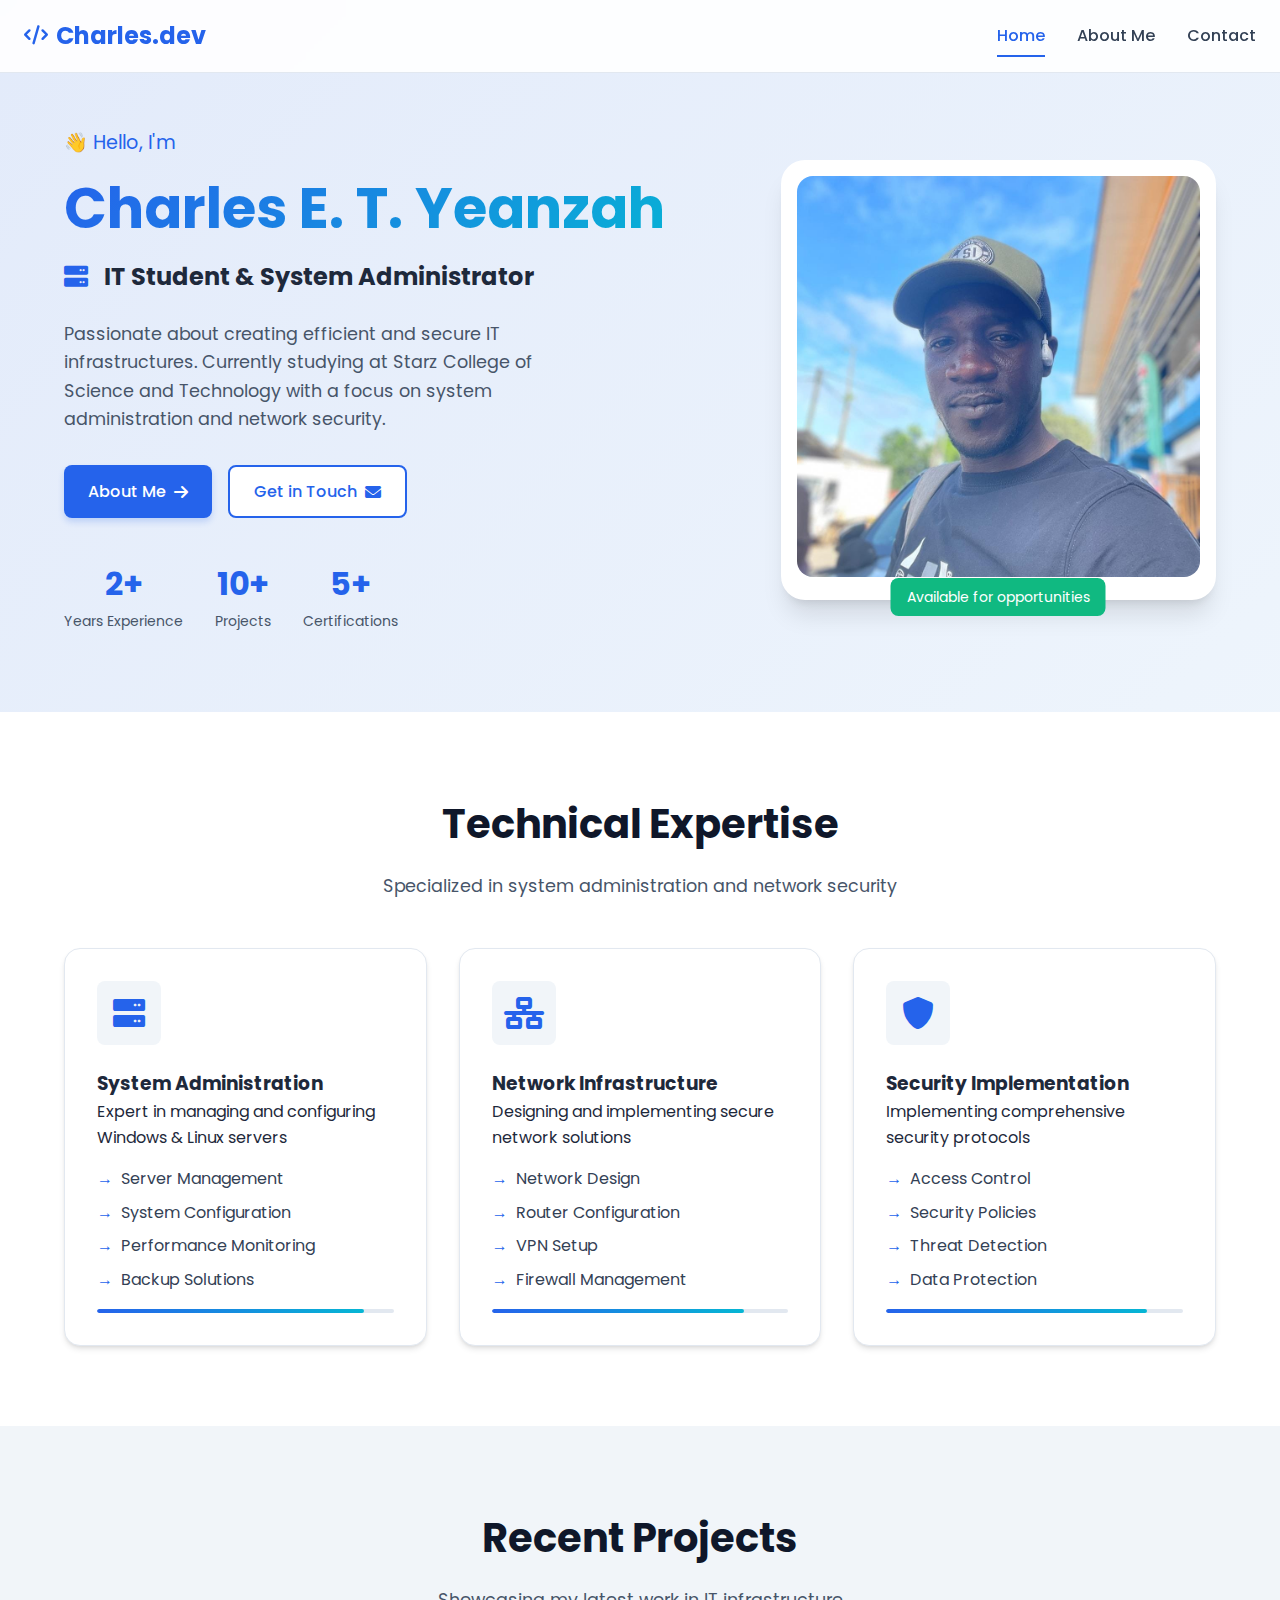
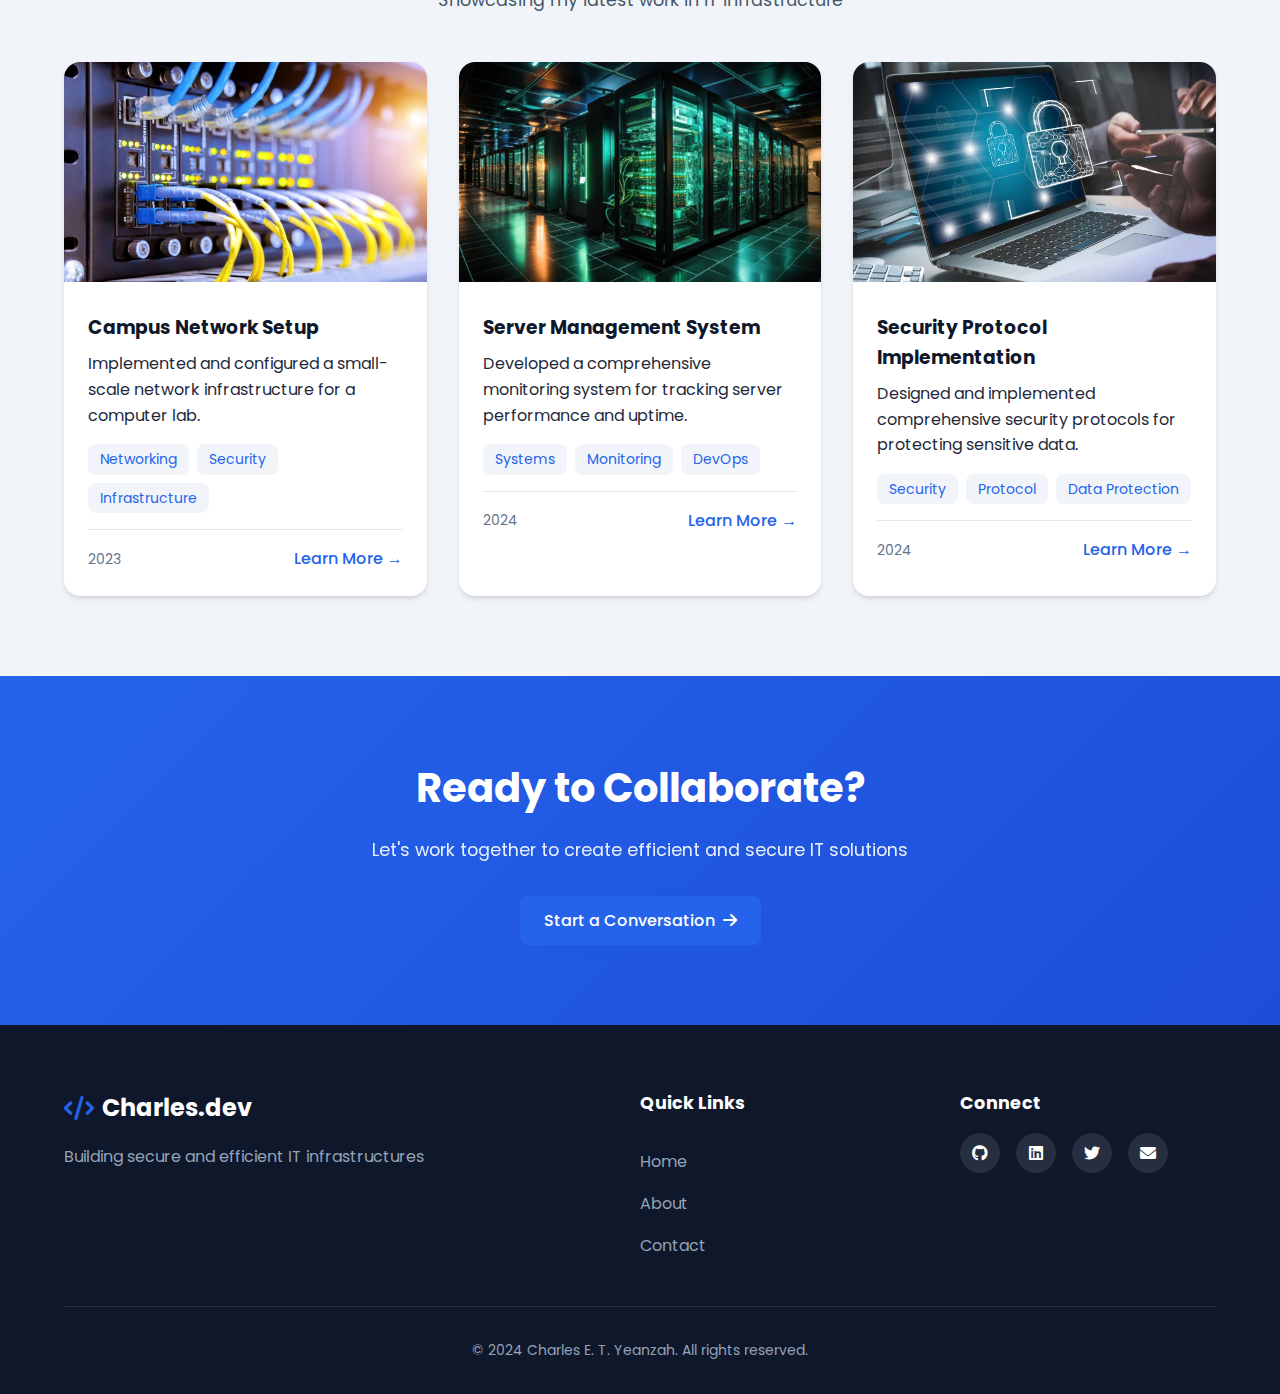
<file: index.html>
<!DOCTYPE html>
<html lang="en">
<head>
    <meta charset="UTF-8">
    <meta name="viewport" content="width=device-width, initial-scale=1.0">
    <title>Charles E. T. Yeanzah - IT Portfolio</title>
    <link rel="stylesheet" href="styles/styles.css">
    <link href="https://cdnjs.cloudflare.com/ajax/libs/font-awesome/6.0.0/css/all.min.css" rel="stylesheet">
</head>
<body>
    <!-- Navigation -->
    <nav class="navbar">
        <div class="nav-content">
            <div class="logo">
                <span class="logo-icon"><i class="fas fa-code"></i></span>
                Charles.dev
            </div>
            <div class="nav-links">
                <a href="index.html" class="active">Home</a>
                <a href="about.html">About Me</a>
                <a href="contact.html">Contact</a>
            </div>
            <div class="mobile-menu">
                <i class="fas fa-bars"></i>
            </div>
        </div>
    </nav>

    <!-- Hero Section -->
    <section class="hero">
        <div class="hero-background">
            <div class="hero-shapes">
                <div class="shape shape-1"></div>
                <div class="shape shape-2"></div>
                <div class="shape shape-3"></div>
            </div>
        </div>
        <div class="container">
            <div class="hero-content">
                <div class="hero-text">
                    <div class="hero-greeting">👋 Hello, I'm</div>
                    <h1>Charles E. T. Yeanzah</h1>
                    <div class="hero-title">
                        <span class="title-icon"><i class="fas fa-server"></i></span>
                        <h2>IT Student & System Administrator</h2>
                    </div>
                    <p class="hero-description">Passionate about creating efficient and secure IT infrastructures. Currently studying at Starz College of Science and Technology with a focus on system administration and network security.</p>
                    <div class="hero-buttons">
                        <a href="about.html" class="btn btn-primary">
                            <span>About Me</span>
                            <i class="fas fa-arrow-right"></i>
                        </a>
                        <a href="contact.html" class="btn btn-secondary">
                            <span>Get in Touch</span>
                            <i class="fas fa-envelope"></i>
                        </a>
                    </div>
                    <div class="hero-stats">
                        <div class="stat-item">
                            <span class="stat-number">2+</span>
                            <span class="stat-label">Years Experience</span>
                        </div>
                        <div class="stat-item">
                            <span class="stat-number">10+</span>
                            <span class="stat-label">Projects</span>
                        </div>
                        <div class="stat-item">
                            <span class="stat-number">5+</span>
                            <span class="stat-label">Certifications</span>
                        </div>
                    </div>
                </div>
                <div class="profile-container">
                    <div class="profile-card">
                        <img src="images/charles_image.jpg" alt="Charles Yeanzah" class="profile-img" onclick="showProfileModal()">
                        <div class="profile-badge">
                            <span>Available for opportunities</span>
                        </div>
                    </div>
                </div>
            </div>
        </div>
    </section>

    <!-- Skills Overview -->
    <section class="skills-overview">
        <div class="container">
            <div class="section-header">
                <h2 class="section-title">Technical Expertise</h2>
                <p class="section-subtitle">Specialized in system administration and network security</p>
            </div>
            <div class="skills-grid">
                <div class="skill-card">
                    <div class="skill-icon">
                        <i class="fas fa-server"></i>
                    </div>
                    <h3>System Administration</h3>
                    <p>Expert in managing and configuring Windows & Linux servers</p>
                    <ul class="skill-list">
                        <li>Server Management</li>
                        <li>System Configuration</li>
                        <li>Performance Monitoring</li>
                        <li>Backup Solutions</li>
                    </ul>
                    <div class="skill-progress">
                        <div class="progress-bar" style="width: 90%"></div>
                    </div>
                </div>

                <div class="skill-card">
                    <div class="skill-icon">
                        <i class="fas fa-network-wired"></i>
                    </div>
                    <h3>Network Infrastructure</h3>
                    <p>Designing and implementing secure network solutions</p>
                    <ul class="skill-list">
                        <li>Network Design</li>
                        <li>Router Configuration</li>
                        <li>VPN Setup</li>
                        <li>Firewall Management</li>
                    </ul>
                    <div class="skill-progress">
                        <div class="progress-bar" style="width: 85%"></div>
                    </div>
                </div>

                <div class="skill-card">
                    <div class="skill-icon">
                        <i class="fas fa-shield-alt"></i>
                    </div>
                    <h3>Security Implementation</h3>
                    <p>Implementing comprehensive security protocols</p>
                    <ul class="skill-list">
                        <li>Access Control</li>
                        <li>Security Policies</li>
                        <li>Threat Detection</li>
                        <li>Data Protection</li>
                    </ul>
                    <div class="skill-progress">
                        <div class="progress-bar" style="width: 88%"></div>
                    </div>
                </div>
            </div>
        </div>
    </section>

    <!-- Featured Projects -->
    <section class="featured-projects">
        <div class="container">
            <div class="section-header">
                <h2 class="section-title">Recent Projects</h2>
                <p class="section-subtitle">Showcasing my latest work in IT infrastructure</p>
            </div>
            <div class="projects-grid">
                <div class="project-card">
                    <div class="project-image">
                        <img src="images/network-setup.jpg" alt="Network Setup">
                        <div class="project-overlay">
                            <div class="project-links">
                                <a href="#" class="project-link"><i class="fas fa-external-link-alt"></i></a>
                                <a href="#" class="project-link"><i class="fas fa-info-circle"></i></a>
                            </div>
                        </div>
                    </div>
                    <div class="project-content">
                        <h3>Campus Network Setup</h3>
                        <p>Implemented and configured a small-scale network infrastructure for a computer lab.</p>
                        <div class="project-tags">
                            <span>Networking</span>
                            <span>Security</span>
                            <span>Infrastructure</span>
                        </div>
                        <div class="project-footer">
                            <span class="project-date">2023</span>
                            <a href="#" class="project-details">Learn More →</a>
                        </div>
                    </div>
                </div>

                <div class="project-card">
                    <div class="project-image">
                        <img src="images/server-management.jpg" alt="Server Management">
                        <div class="project-overlay">
                            <div class="project-links">
                                <a href="#" class="project-link"><i class="fas fa-external-link-alt"></i></a>
                                <a href="#" class="project-link"><i class="fas fa-info-circle"></i></a>
                            </div>
                        </div>
                    </div>
                    <div class="project-content">
                        <h3>Server Management System</h3>
                        <p>Developed a comprehensive monitoring system for tracking server performance and uptime.</p>
                        <div class="project-tags">
                            <span>Systems</span>
                            <span>Monitoring</span>
                            <span>DevOps</span>
                        </div>
                        <div class="project-footer">
                            <span class="project-date">2024</span>
                            <a href="#" class="project-details">Learn More →</a>
                        </div>
                    </div>
                </div>

                <div class="project-card">
                    <div class="project-image">
                        <img src="images/security_implementation.jpg" alt="Security Implementation">
                        <div class="project-overlay">
                            <div class="project-links">
                                <a href="#" class="project-link"><i class="fas fa-external-link-alt"></i></a>
                                <a href="#" class="project-link"><i class="fas fa-info-circle"></i></a>
                            </div>
                        </div>
                    </div>
                    <div class="project-content">
                        <h3>Security Protocol Implementation</h3>
                        <p>Designed and implemented comprehensive security protocols for protecting sensitive data.</p>
                        <div class="project-tags">
                            <span>Security</span>
                            <span>Protocol</span>
                            <span>Data Protection</span>
                        </div>
                        <div class="project-footer">
                            <span class="project-date">2024</span>
                            <a href="#" class="project-details">Learn More →</a>
                        </div>
                    </div>
                </div>
            </div>
        </div>
    </section>

    <!-- Call to Action -->
    <section class="cta-section">
        <div class="container">
            <div class="cta-content">
                <div class="cta-text">
                    <h2>Ready to Collaborate?</h2>
                    <p>Let's work together to create efficient and secure IT solutions</p>
                </div>
                <a href="contact.html" class="btn btn-primary">
                    <span>Start a Conversation</span>
                    <i class="fas fa-arrow-right"></i>
                </a>
            </div>
        </div>
    </section>

    <!-- Profile Modal -->
    <div id="profileModal" class="modal">
        <div class="modal-content">
            <button class="close-modal" onclick="closeModal('profileModal')">
                <i class="fas fa-times"></i>
            </button>
            <img src="images/charles_image.jpg" alt="Charles Yeanzah" class="modal-profile-img">
            <h2>Charles E. T. Yeanzah</h2>
            <h3>IT Student & System Administrator</h3>
            <p>Based in Liberia</p>
            <p>Currently pursuing my degree in Information Technology with a focus on System Administration at Starz College of Science and Technology. Passionate about creating efficient and secure IT solutions that make a difference.</p>
            <div class="social-links">
                <a href="#" title="GitHub"><i class="fab fa-github"></i></a>
                <a href="#" title="LinkedIn"><i class="fab fa-linkedin"></i></a>
                <a href="#" title="Twitter"><i class="fab fa-twitter"></i></a>
            </div>
        </div>
    </div>

    <!-- Footer -->
    <footer>
        <div class="container">
            <div class="footer-content">
                <div class="footer-branding">
                    <div class="footer-logo">
                        <i class="fas fa-code"></i>
                        <span>Charles.dev</span>
                    </div>
                    <p>Building secure and efficient IT infrastructures</p>
                </div>
                <div class="footer-links">
                    <h3>Quick Links</h3>
                    <a href="index.html">Home</a>
                    <a href="about.html">About</a>
                    <a href="contact.html">Contact</a>
                </div>
                <div class="footer-social">
                    <h3>Connect</h3>
                    <div class="social-links">
                        <a target="_blank" href="https://github.com/Cety-21093" title="GitHub"><i class="fab fa-github"></i></a>
                        <a href="#" title="LinkedIn"><i class="fab fa-linkedin"></i></a>
                        <a href="#" title="Twitter"><i class="fab fa-twitter"></i></a>
                        <a href="#" title="Email"><i class="fas fa-envelope"></i></a>
                    </div>
                </div>
            </div>
            <div class="footer-bottom">
                <p>&copy; 2024 Charles E. T. Yeanzah. All rights reserved.</p>
            </div>
        </div>
    </footer>

    <script src="js/script.js"></script>
</body>
</html>
</file>
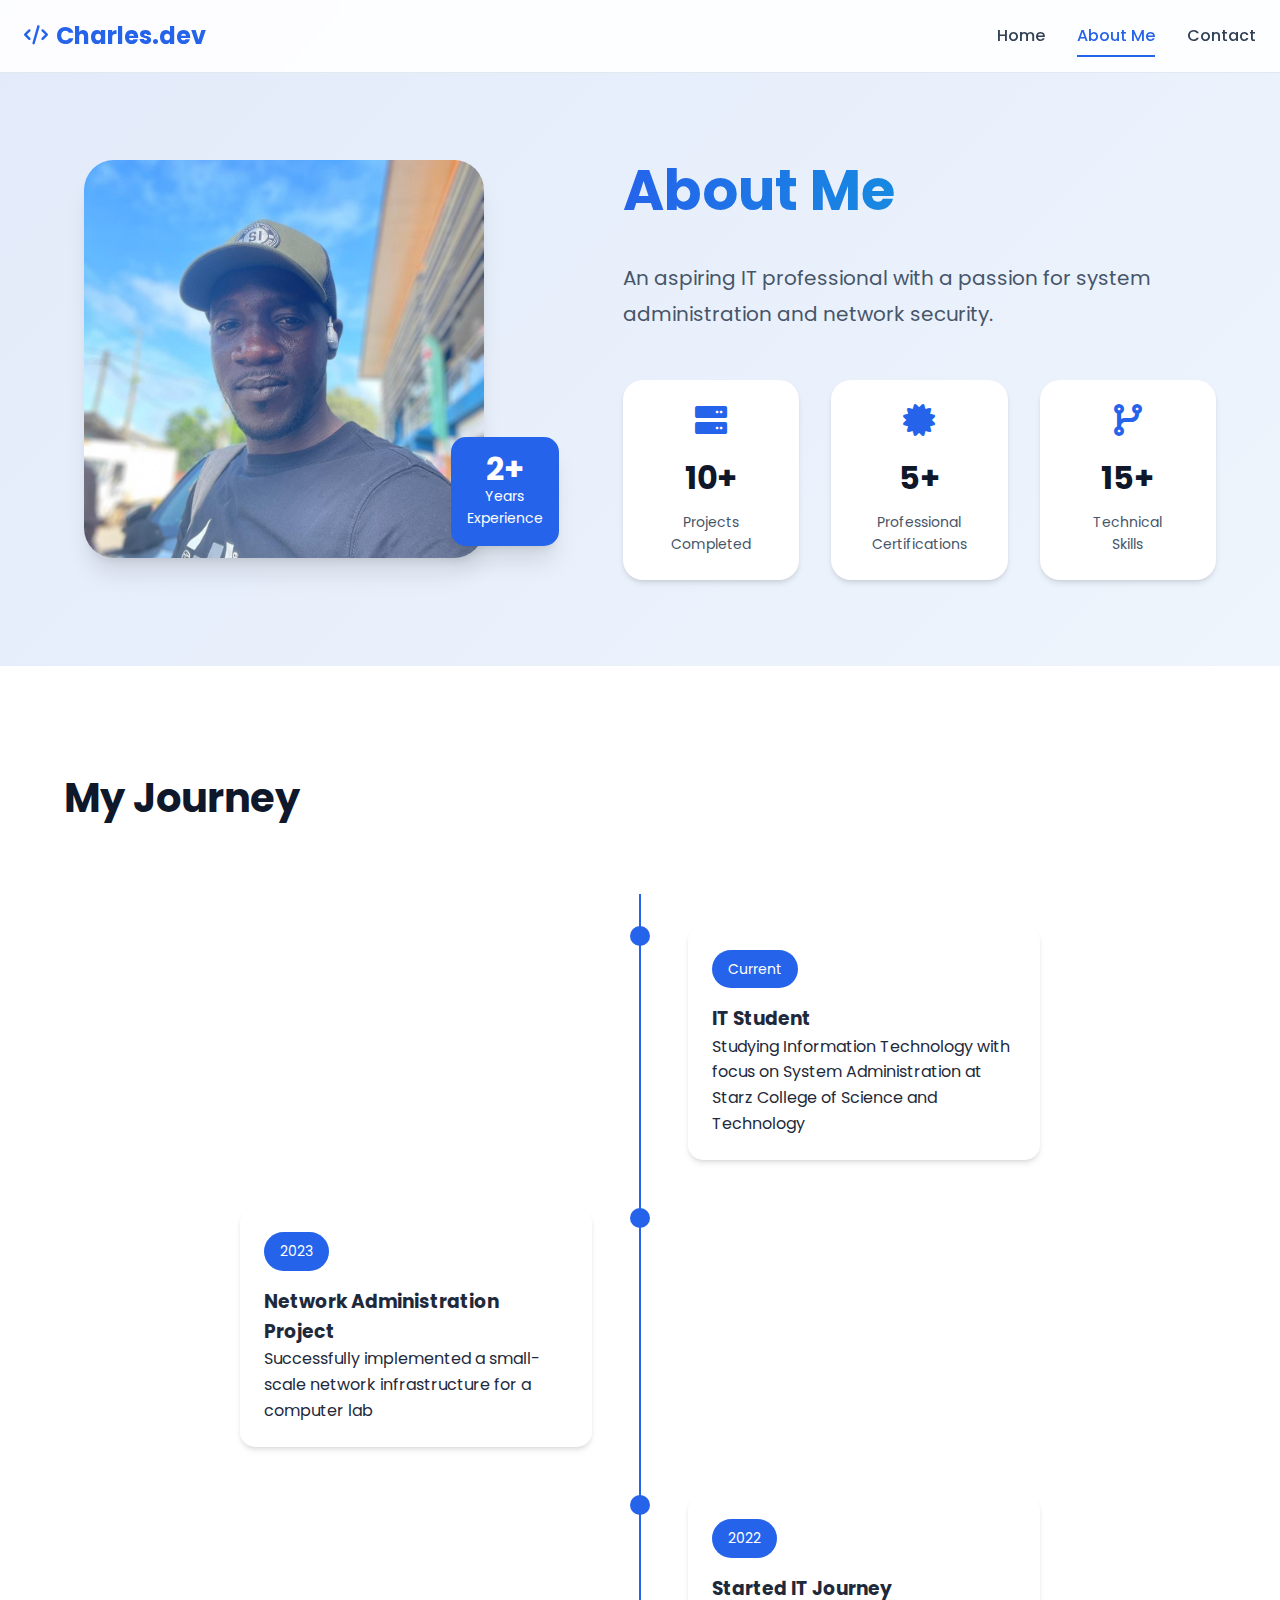
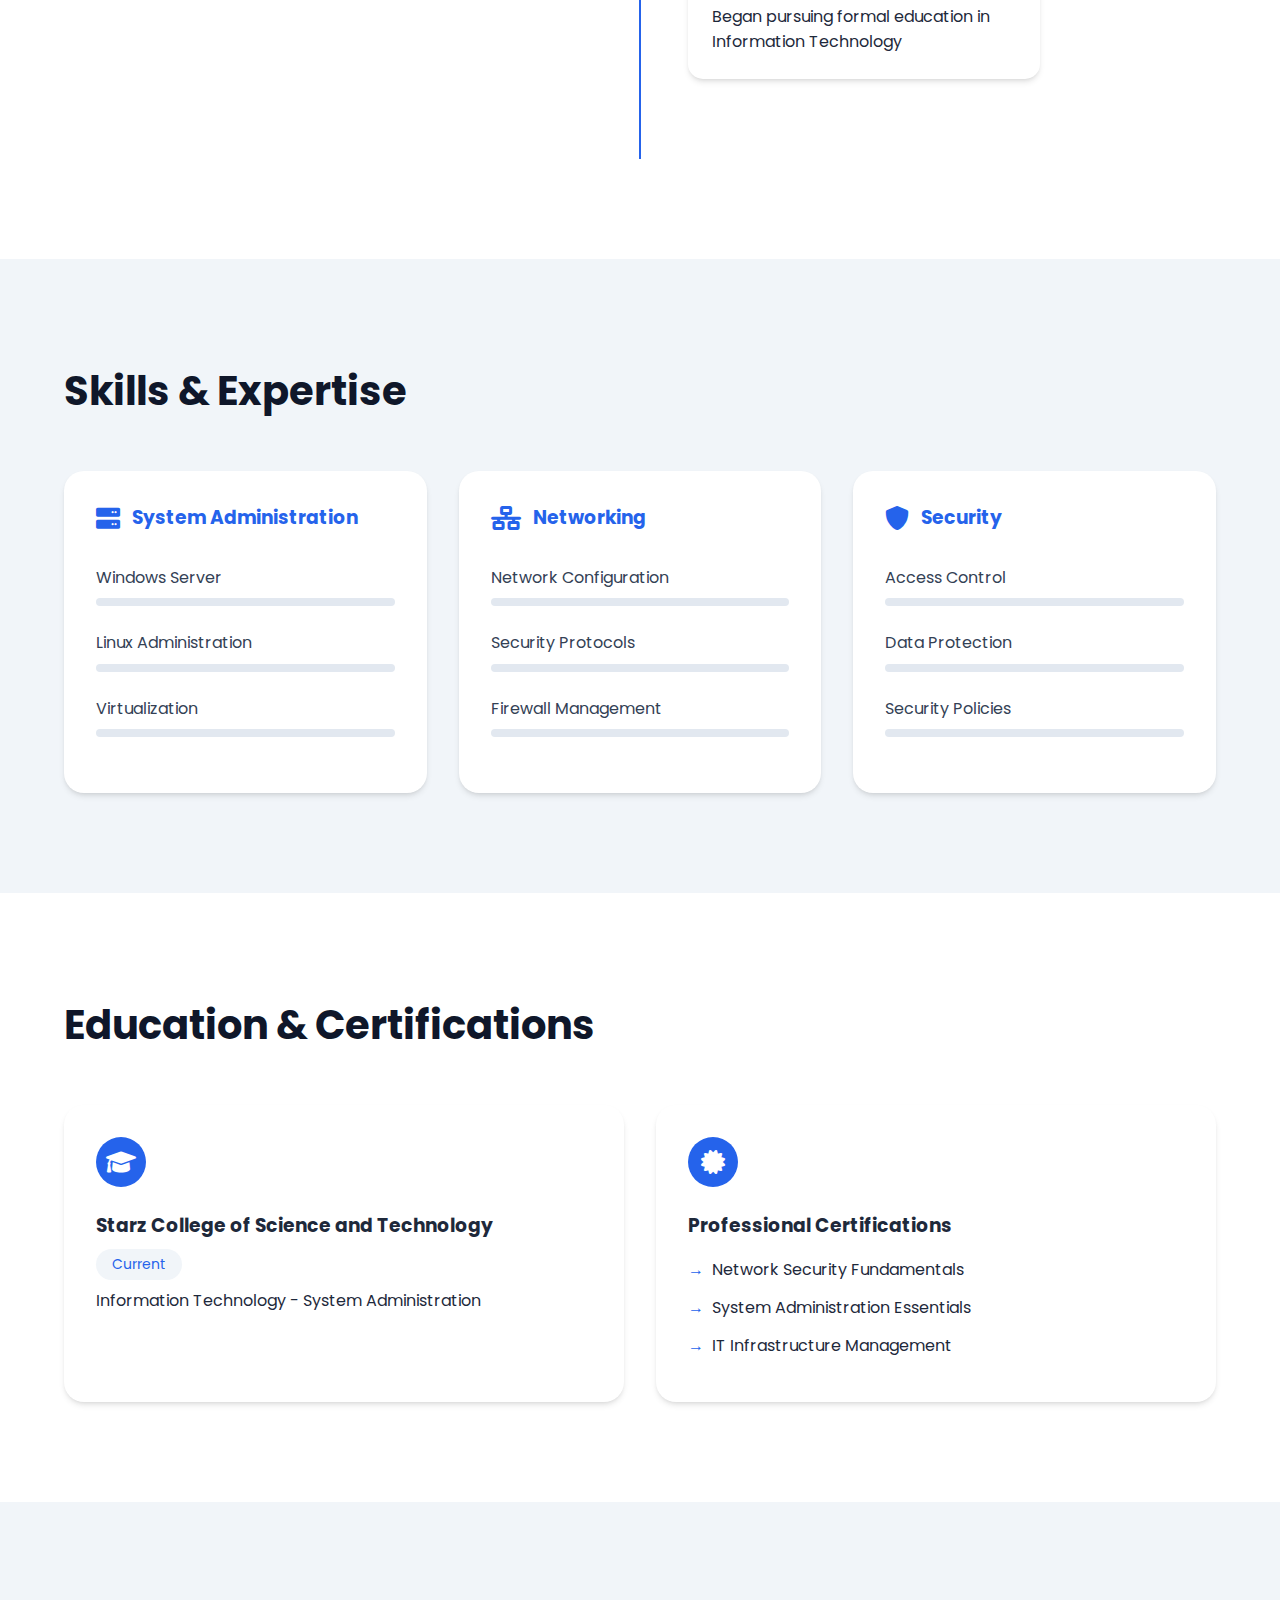
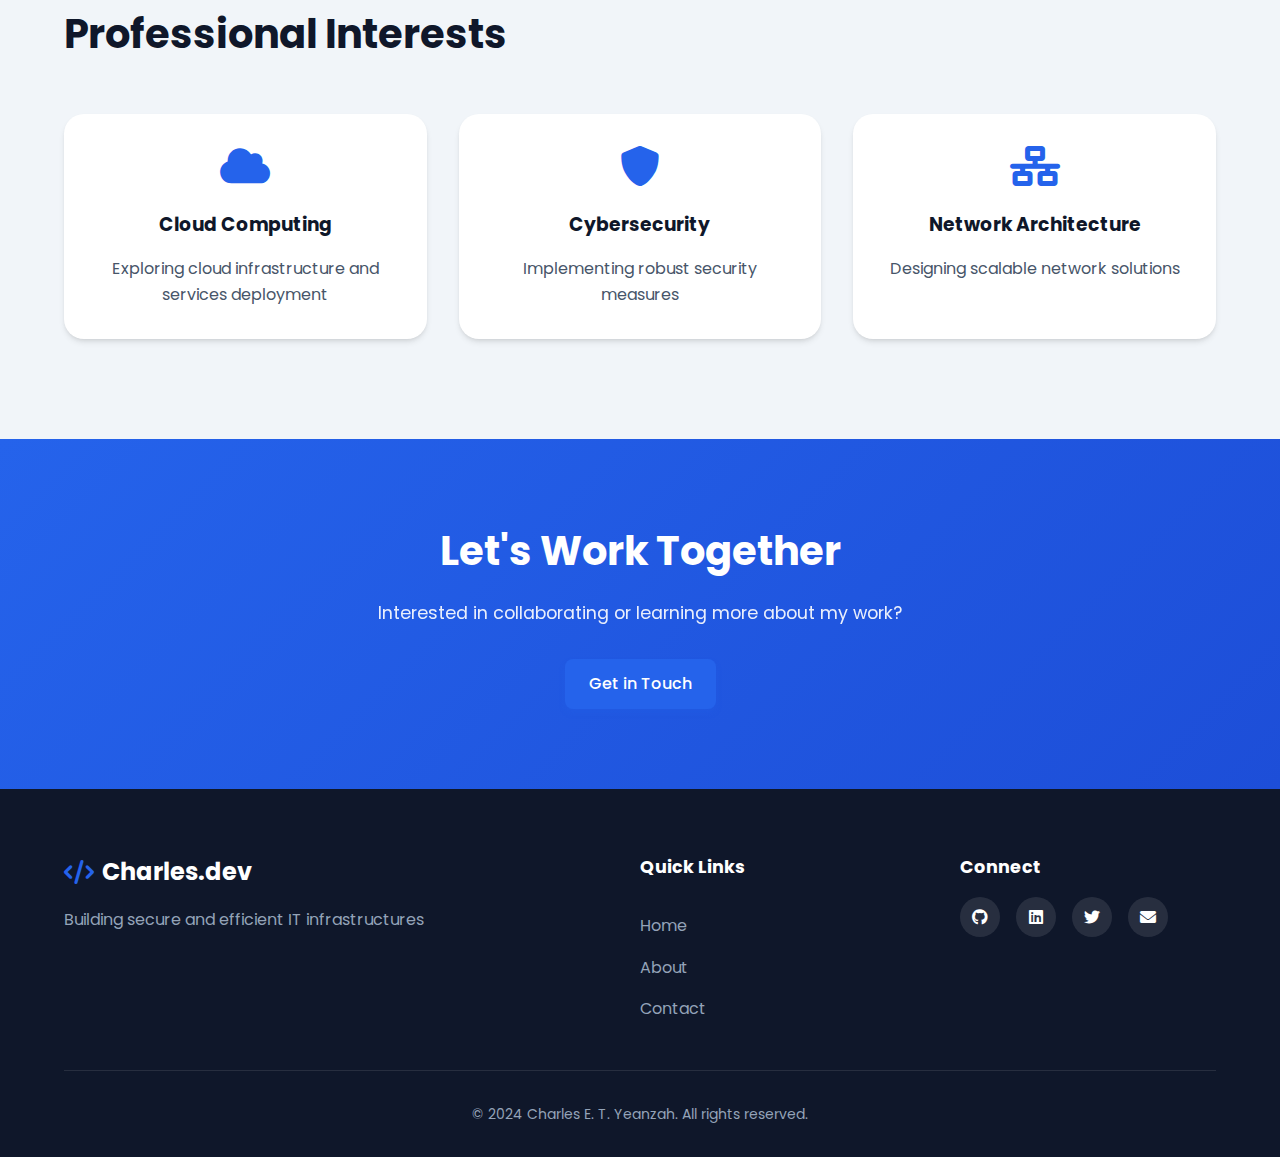
<file: about.html>
<!DOCTYPE html>
<html lang="en">
<head>
    <meta charset="UTF-8">
    <meta name="viewport" content="width=device-width, initial-scale=1.0">
    <title>About Me - Charles E. T. Yeanzah</title>
    <link rel="stylesheet" href="styles/styles.css">
    <link rel="stylesheet" href="styles/about.css">
    <link href="https://cdnjs.cloudflare.com/ajax/libs/font-awesome/6.0.0/css/all.min.css" rel="stylesheet">
</head>
<body>
    <!-- Navigation -->
    <nav class="navbar">
        <div class="nav-content">
            <div class="logo">
                <span class="logo-icon"><i class="fas fa-code"></i></span>
                Charles.dev
            </div>
            <div class="nav-links">
                <a href="index.html">Home</a>
                <a href="about.html" class="active">About Me</a>
                <a href="contact.html">Contact</a>
            </div>
            <div class="mobile-menu">
                <i class="fas fa-bars"></i>
            </div>
        </div>
    </nav>

    <!-- About Hero Section -->
    <section class="about-hero">
        <div class="about-hero-bg">
            <div class="hero-shapes">
                <div class="shape shape-1"></div>
                <div class="shape shape-2"></div>
            </div>
        </div>
        <div class="container">
            <div class="about-hero-content">
                <div class="about-image-container">
                    <img src="images/charles_image.jpg" alt="Charles Yeanzah" class="about-image">
                    <div class="experience-badge">
                        <span class="years">2+</span>
                        <span class="text">Years<br>Experience</span>
                    </div>
                </div>
                <div class="about-hero-text">
                    <h1>About Me</h1>
                    <p class="lead">An aspiring IT professional with a passion for system administration and network security.</p>
                    <div class="about-stats">
                        <div class="stat-item">
                            <i class="fas fa-server"></i>
                            <h3>10+</h3>
                            <p>Projects<br>Completed</p>
                        </div>
                        <div class="stat-item">
                            <i class="fas fa-certificate"></i>
                            <h3>5+</h3>
                            <p>Professional<br>Certifications</p>
                        </div>
                        <div class="stat-item">
                            <i class="fas fa-code-branch"></i>
                            <h3>15+</h3>
                            <p>Technical<br>Skills</p>
                        </div>
                    </div>
                </div>
            </div>
        </div>
    </section>

    <!-- Journey Section -->
    <section class="journey-section">
        <div class="container">
            <h2 class="section-title">My Journey</h2>
            <div class="timeline">
                <div class="timeline-item">
                    <div class="timeline-dot"></div>
                    <div class="timeline-content">
                        <div class="timeline-date">Current</div>
                        <h3>IT Student</h3>
                        <p>Studying Information Technology with focus on System Administration at Starz College of Science and Technology</p>
                    </div>
                </div>
                <div class="timeline-item">
                    <div class="timeline-dot"></div>
                    <div class="timeline-content">
                        <div class="timeline-date">2023</div>
                        <h3>Network Administration Project</h3>
                        <p>Successfully implemented a small-scale network infrastructure for a computer lab</p>
                    </div>
                </div>
                <div class="timeline-item">
                    <div class="timeline-dot"></div>
                    <div class="timeline-content">
                        <div class="timeline-date">2022</div>
                        <h3>Started IT Journey</h3>
                        <p>Began pursuing formal education in Information Technology</p>
                    </div>
                </div>
            </div>
        </div>
    </section>

    <!-- Skills & Expertise -->
    <section class="expertise-section">
        <div class="container">
            <h2 class="section-title">Skills & Expertise</h2>
            <div class="expertise-grid">
                <div class="expertise-category">
                    <h3><i class="fas fa-server"></i> System Administration</h3>
                    <div class="skills-list">
                        <div class="skill-item">
                            <span class="skill-name">Windows Server</span>
                            <div class="skill-bar">
                                <div class="skill-progress" style="width: 90%"></div>
                            </div>
                        </div>
                        <div class="skill-item">
                            <span class="skill-name">Linux Administration</span>
                            <div class="skill-bar">
                                <div class="skill-progress" style="width: 85%"></div>
                            </div>
                        </div>
                        <div class="skill-item">
                            <span class="skill-name">Virtualization</span>
                            <div class="skill-bar">
                                <div class="skill-progress" style="width: 80%"></div>
                            </div>
                        </div>
                    </div>
                </div>

                <div class="expertise-category">
                    <h3><i class="fas fa-network-wired"></i> Networking</h3>
                    <div class="skills-list">
                        <div class="skill-item">
                            <span class="skill-name">Network Configuration</span>
                            <div class="skill-bar">
                                <div class="skill-progress" style="width: 88%"></div>
                            </div>
                        </div>
                        <div class="skill-item">
                            <span class="skill-name">Security Protocols</span>
                            <div class="skill-bar">
                                <div class="skill-progress" style="width: 85%"></div>
                            </div>
                        </div>
                        <div class="skill-item">
                            <span class="skill-name">Firewall Management</span>
                            <div class="skill-bar">
                                <div class="skill-progress" style="width: 82%"></div>
                            </div>
                        </div>
                    </div>
                </div>

                <div class="expertise-category">
                    <h3><i class="fas fa-shield-alt"></i> Security</h3>
                    <div class="skills-list">
                        <div class="skill-item">
                            <span class="skill-name">Access Control</span>
                            <div class="skill-bar">
                                <div class="skill-progress" style="width: 87%"></div>
                            </div>
                        </div>
                        <div class="skill-item">
                            <span class="skill-name">Data Protection</span>
                            <div class="skill-bar">
                                <div class="skill-progress" style="width: 85%"></div>
                            </div>
                        </div>
                        <div class="skill-item">
                            <span class="skill-name">Security Policies</span>
                            <div class="skill-bar">
                                <div class="skill-progress" style="width: 83%"></div>
                            </div>
                        </div>
                    </div>
                </div>
            </div>
        </div>
    </section>

    <!-- Education & Certifications -->
    <section class="education-section">
        <div class="container">
            <h2 class="section-title">Education & Certifications</h2>
            <div class="education-grid">
                <div class="education-card">
                    <div class="card-icon">
                        <i class="fas fa-graduation-cap"></i>
                    </div>
                    <h3>Starz College of Science and Technology</h3>
                    <p class="education-period">Current</p>
                    <p>Information Technology - System Administration</p>
                </div>
                
                <div class="education-card">
                    <div class="card-icon">
                        <i class="fas fa-certificate"></i>
                    </div>
                    <h3>Professional Certifications</h3>
                    <ul class="certification-list">
                        <li>Network Security Fundamentals</li>
                        <li>System Administration Essentials</li>
                        <li>IT Infrastructure Management</li>
                    </ul>
                </div>
            </div>
        </div>
    </section>

    <!-- Interests Section -->
    <section class="interests-section">
        <div class="container">
            <h2 class="section-title">Professional Interests</h2>
            <div class="interests-grid">
                <div class="interest-card">
                    <i class="fas fa-cloud"></i>
                    <h3>Cloud Computing</h3>
                    <p>Exploring cloud infrastructure and services deployment</p>
                </div>
                <div class="interest-card">
                    <i class="fas fa-shield-alt"></i>
                    <h3>Cybersecurity</h3>
                    <p>Implementing robust security measures</p>
                </div>
                <div class="interest-card">
                    <i class="fas fa-network-wired"></i>
                    <h3>Network Architecture</h3>
                    <p>Designing scalable network solutions</p>
                </div>
            </div>
        </div>
    </section>

    <!-- Call to Action -->
    <section class="about-cta">
        <div class="container">
            <div class="cta-content">
                <h2>Let's Work Together</h2>
                <p>Interested in collaborating or learning more about my work?</p>
                <a href="contact.html" class="btn btn-primary">Get in Touch</a>
            </div>
        </div>
    </section>

    <!-- Footer -->
    <footer>
        <div class="container">
            <div class="footer-content">
                <div class="footer-branding">
                    <div class="footer-logo">
                        <i class="fas fa-code"></i>
                        <span>Charles.dev</span>
                    </div>
                    <p>Building secure and efficient IT infrastructures</p>
                </div>
                <div class="footer-links">
                    <h3>Quick Links</h3>
                    <a href="index.html">Home</a>
                    <a href="about.html">About</a>
                    <a href="contact.html">Contact</a>
                </div>
                <div class="footer-social">
                    <h3>Connect</h3>
                    <div class="social-links">
                        <a target="_blank" href="https://github.com/Cety-21093" title="GitHub"><i class="fab fa-github"></i></a>
                        <a href="#" title="LinkedIn"><i class="fab fa-linkedin"></i></a>
                        <a href="#" title="Twitter"><i class="fab fa-twitter"></i></a>
                        <a href="#" title="Email"><i class="fas fa-envelope"></i></a>
                    </div>
                </div>
            </div>
            <div class="footer-bottom">
                <p>&copy; 2024 Charles E. T. Yeanzah. All rights reserved.</p>
            </div>
        </div>
    </footer>

    <script src="js/script.js"></script>
</body>
</html>
</file>
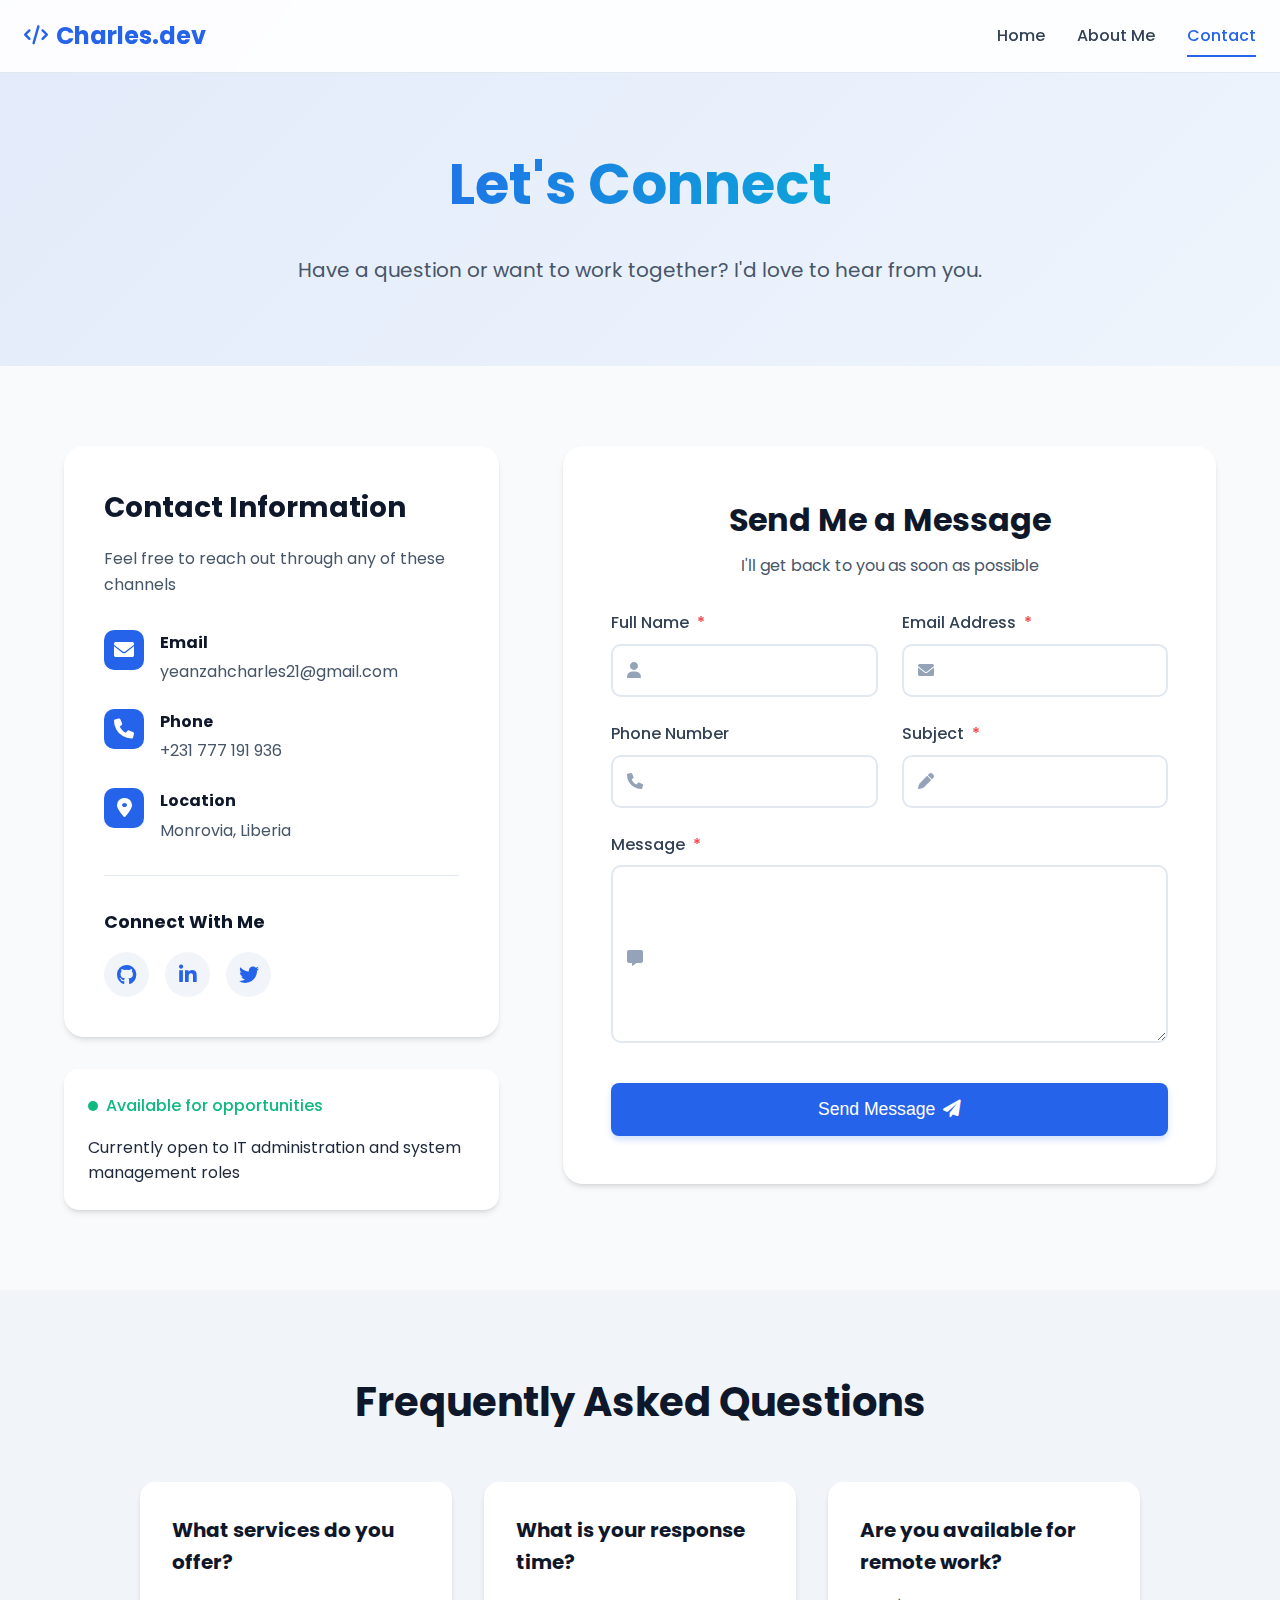
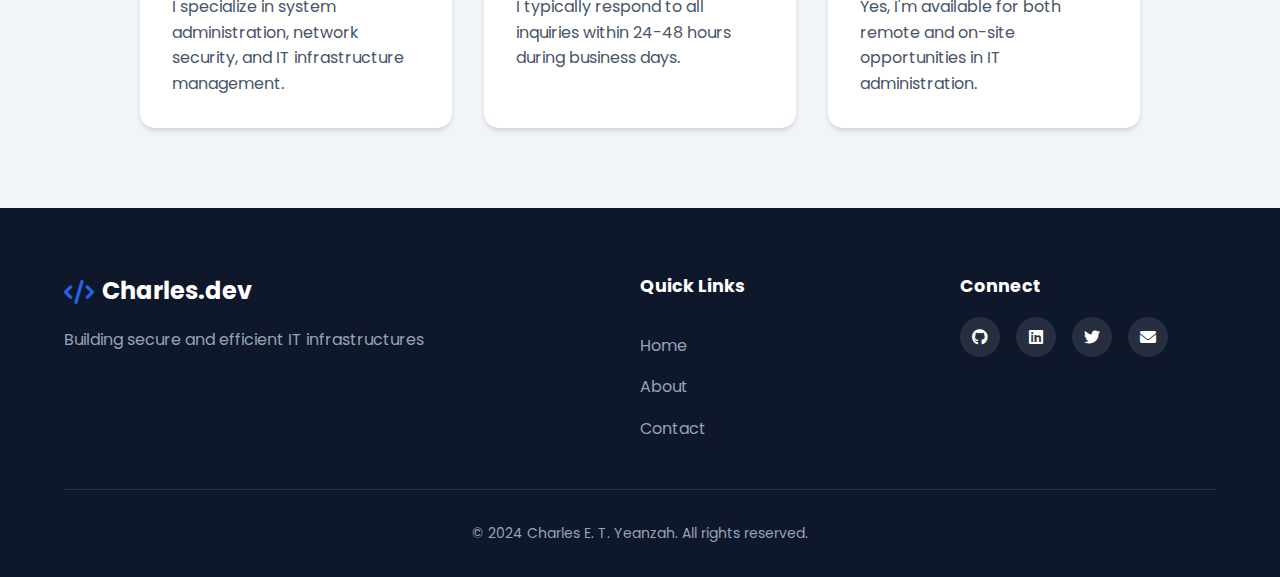
<file: contact.html>
<!DOCTYPE html>
<html lang="en">
<head>
    <meta charset="UTF-8">
    <meta name="viewport" content="width=device-width, initial-scale=1.0">
    <title>Contact - Charles E. T. Yeanzah</title>
    <link rel="stylesheet" href="styles/styles.css">
    <link rel="stylesheet" href="styles/contact.css">
    <link href="https://cdnjs.cloudflare.com/ajax/libs/font-awesome/6.0.0/css/all.min.css" rel="stylesheet">
</head>
<body>
    <!-- Navigation -->
    <nav class="navbar">
        <div class="nav-content">
            <div class="logo">
                <span class="logo-icon"><i class="fas fa-code"></i></span>
                Charles.dev
            </div>
            <div class="nav-links">
                <a href="index.html">Home</a>
                <a href="about.html">About Me</a>
                <a href="contact.html" class="active">Contact</a>
            </div>
            <div class="mobile-menu">
                <i class="fas fa-bars"></i>
            </div>
        </div>
    </nav>

    <!-- Contact Hero Section -->
    <section class="contact-hero">
        <div class="container">
            <div class="contact-hero-content">
                <h1>Let's Connect</h1>
                <p class="lead">Have a question or want to work together? I'd love to hear from you.</p>
            </div>
        </div>
    </section>

    <!-- Main Contact Section -->
    <section class="contact-main">
        <div class="container">
            <div class="contact-grid">
                <!-- Contact Information -->
                <div class="contact-info">
                    <div class="info-box">
                        <h2>Contact Information</h2>
                        <p>Feel free to reach out through any of these channels</p>
                        
                        <div class="contact-details">
                            <div class="detail-item">
                                <div class="detail-icon">
                                    <i class="fas fa-envelope"></i>
                                </div>
                                <div class="detail-content">
                                    <h3>Email</h3>
                                    <p>yeanzahcharles21@gmail.com</p>
                                </div>
                            </div>

                            <div class="detail-item">
                                <div class="detail-icon">
                                    <i class="fas fa-phone"></i>
                                </div>
                                <div class="detail-content">
                                    <h3>Phone</h3>
                                    <p>+231 777 191 936</p>
                                </div>
                            </div>

                            <div class="detail-item">
                                <div class="detail-icon">
                                    <i class="fas fa-map-marker-alt"></i>
                                </div>
                                <div class="detail-content">
                                    <h3>Location</h3>
                                    <p>Monrovia, Liberia</p>
                                </div>
                            </div>
                        </div>

                        <div class="social-connect">
                            <h3>Connect With Me</h3>
                            <div class="social-icons">
                                <a target="_blank" href="https://github.com/Cety-21093" class="social-icon" title="GitHub">
                                    <i class="fab fa-github"></i>
                                </a>
                                <a href="#" class="social-icon" title="LinkedIn">
                                    <i class="fab fa-linkedin-in"></i>
                                </a>
                                <a href="#" class="social-icon" title="Twitter">
                                    <i class="fab fa-twitter"></i>
                                </a>
                            </div>
                        </div>
                    </div>

                    <!-- Availability Card -->
                    <div class="availability-card">
                        <div class="availability-status">
                            <span class="status-dot"></span>
                            <span class="status-text">Available for opportunities</span>
                        </div>
                        <p>Currently open to IT administration and system management roles</p>
                    </div>
                </div>

                <!-- Contact Form -->
                <div class="contact-form-container">
                    <form id="contactForm" class="contact-form" onsubmit="handleSubmit(event)">
                        <div class="form-header">
                            <h2>Send Me a Message</h2>
                            <p>I'll get back to you as soon as possible</p>
                        </div>

                        <div class="form-grid">
                            <div class="form-group">
                                <label for="name">Full Name <span class="required">*</span></label>
                                <div class="input-with-icon">
                                    <i class="fas fa-user"></i>
                                    <input type="text" id="name" name="name" required>
                                </div>
                            </div>

                            <div class="form-group">
                                <label for="email">Email Address <span class="required">*</span></label>
                                <div class="input-with-icon">
                                    <i class="fas fa-envelope"></i>
                                    <input type="email" id="email" name="email" required>
                                </div>
                            </div>

                            <div class="form-group">
                                <label for="phone">Phone Number</label>
                                <div class="input-with-icon">
                                    <i class="fas fa-phone"></i>
                                    <input type="tel" id="phone" name="phone">
                                </div>
                            </div>

                            <div class="form-group">
                                <label for="subject">Subject <span class="required">*</span></label>
                                <div class="input-with-icon">
                                    <i class="fas fa-pen"></i>
                                    <input type="text" id="subject" name="subject" required>
                                </div>
                            </div>

                            <div class="form-group full-width">
                                <label for="message">Message <span class="required">*</span></label>
                                <div class="input-with-icon">
                                    <i class="fas fa-message"></i>
                                    <textarea id="message" name="message" rows="6" required></textarea>
                                </div>
                            </div>
                        </div>

                        <button type="submit" class="btn btn-primary submit-btn">
                            <span>Send Message</span>
                            <i class="fas fa-paper-plane"></i>
                        </button>
                    </form>
                </div>
            </div>
        </div>
    </section>

    <!-- FAQ Section -->
    <section class="faq-section">
        <div class="container">
            <h2>Frequently Asked Questions</h2>
            <div class="faq-grid">
                <div class="faq-item">
                    <h3>What services do you offer?</h3>
                    <p>I specialize in system administration, network security, and IT infrastructure management.</p>
                </div>
                <div class="faq-item">
                    <h3>What is your response time?</h3>
                    <p>I typically respond to all inquiries within 24-48 hours during business days.</p>
                </div>
                <div class="faq-item">
                    <h3>Are you available for remote work?</h3>
                    <p>Yes, I'm available for both remote and on-site opportunities in IT administration.</p>
                </div>
            </div>
        </div>
    </section>

   <!-- Confirmation Modal -->
    <div id="confirmModal" class="modal">
        <div class="modal-content">
            <button class="close-modal" onclick="closeModal('confirmModal')">
                <i class="fas fa-times"></i>
            </button>
            <div class="confirm-content">
                <h2>Confirm Submission</h2>
                <p>Are you sure you want to submit this form?</p>
                <div class="modal-buttons">
                    <button class="btn btn-primary" onclick="submitForm()">
                        <i class="fas fa-check"></i>
                        Confirm
                    </button>
                    <button class="btn btn-secondary" onclick="closeModal('confirmModal')">
                        <i class="fas fa-times"></i>
                        Cancel
                    </button>
                </div>
            </div>
        </div>
    </div>

    <!-- Success Modal -->
    <div id="successModal" class="modal">
        <div class="modal-content">
            <button class="close-modal" onclick="closeModal('successModal')">
                <i class="fas fa-times"></i>
            </button>
            <div class="success-content">
                <div class="success-icon">
                    <i class="fas fa-check-circle"></i>
                </div>
                <h2>Message Sent!</h2>
                <p>Thank you for reaching out. I'll get back to you soon.</p>
                <button class="btn btn-primary" onclick="closeModal('successModal')">
                    <i class="fas fa-check"></i>
                    Close
                </button>
            </div>
        </div>
    </div>

    <!-- Footer -->
    <footer>
        <div class="container">
            <div class="footer-content">
                <div class="footer-branding">
                    <div class="footer-logo">
                        <i class="fas fa-code"></i>
                        <span>Charles.dev</span>
                    </div>
                    <p>Building secure and efficient IT infrastructures</p>
                </div>
                <div class="footer-links">
                    <h3>Quick Links</h3>
                    <a href="index.html">Home</a>
                    <a href="about.html">About</a>
                    <a href="contact.html">Contact</a>
                </div>
                <div class="footer-social">
                    <h3>Connect</h3>
                    <div class="social-links">
                        <a target="_blank" href="https://github.com/Cety-21093" title="GitHub"><i class="fab fa-github"></i></a>
                        <a href="#" title="LinkedIn"><i class="fab fa-linkedin"></i></a>
                        <a href="#" title="Twitter"><i class="fab fa-twitter"></i></a>
                        <a href="#" title="Email"><i class="fas fa-envelope"></i></a>
                    </div>
                </div>
            </div>
            <div class="footer-bottom">
                <p>&copy; 2024 Charles E. T. Yeanzah. All rights reserved.</p>
            </div>
        </div>
    </footer>

    <script src="js/script.js"></script>
</body>
</html>
</file>
<file: styles/styles.css>
@import url('https://fonts.googleapis.com/css2?family=Poppins:wght@300;400;500;600;700&display=swap');

:root {
    /* Colors */
    --primary: #2563eb;
    --primary-dark: #1d4ed8;
    --secondary: #0f172a;
    --accent: #06b6d4;
    --light: #f8fafc;
    --dark: #1e293b;
    --success: #10b981;
    --warning: #f59e0b;
    --error: #ef4444;
    --gray-100: #f1f5f9;
    --gray-200: #e2e8f0;
    --gray-300: #cbd5e1;
    --gray-400: #94a3b8;
    --gray-500: #64748b;
    --gray-600: #475569;
    --gray-700: #334155;
    --gray-800: #1e293b;
    --gray-900: #0f172a;

    /* Typography */
    --font-primary: 'Poppins', sans-serif;
    
    /* Transitions */
    --transition-fast: 150ms ease;
    --transition-normal: 300ms ease;
    --transition-slow: 500ms ease;

    /* Border Radius */
    --radius-sm: 0.25rem;
    --radius: 0.5rem;
    --radius-md: 0.75rem;
    --radius-lg: 1rem;
    --radius-xl: 1.5rem;
    
    /* Box Shadow */
    --shadow-sm: 0 1px 2px 0 rgb(0 0 0 / 0.05);
    --shadow: 0 4px 6px -1px rgb(0 0 0 / 0.1), 0 2px 4px -2px rgb(0 0 0 / 0.1);
    --shadow-md: 0 10px 15px -3px rgb(0 0 0 / 0.1), 0 4px 6px -4px rgb(0 0 0 / 0.1);
    --shadow-lg: 0 20px 25px -5px rgb(0 0 0 / 0.1), 0 8px 10px -6px rgb(0 0 0 / 0.1);
}

/* Reset */
* {
    margin: 0;
    padding: 0;
    box-sizing: border-box;
}

html {
    scroll-behavior: smooth;
}

body {
    font-family: var(--font-primary);
    line-height: 1.6;
    color: var(--gray-800);
    background-color: var(--light);
}

/* Containers */
.container {
    width: 100%;
    max-width: 1200px;
    margin: 0 auto;
    padding: 0 1.5rem;
}

/* Navigation */
.navbar {
    position: fixed;
    top: 0;
    left: 0;
    right: 0;
    z-index: 1000;
    background: rgba(255, 255, 255, 0.9);
    backdrop-filter: blur(10px);
    border-bottom: 1px solid var(--gray-200);
}

.nav-content {
    display: flex;
    justify-content: space-between;
    align-items: center;
    height: 4.5rem;
    padding: 0 1.5rem;
}

.logo {
    font-size: 1.5rem;
    font-weight: 700;
    color: var(--primary);
    display: flex;
    align-items: center;
    gap: 0.5rem;
}

.logo-icon {
    font-size: 1.2rem;
}

.nav-links {
    display: flex;
    gap: 2rem;
}

.nav-links a {
    color: var(--gray-700);
    text-decoration: none;
    font-weight: 500;
    transition: var(--transition-normal);
    position: relative;
    padding: 0.5rem 0;
}

.nav-links a::after {
    content: '';
    position: absolute;
    bottom: 0;
    left: 0;
    width: 0;
    height: 2px;
    background: var(--primary);
    transition: var(--transition-normal);
}

.nav-links a:hover,
.nav-links a.active {
    color: var(--primary);
}

.nav-links a:hover::after,
.nav-links a.active::after {
    width: 100%;
}

/* Hero Section */
.hero {
    padding: 8rem 0 5rem;
    position: relative;
    overflow: hidden;
    background: linear-gradient(
        135deg,
        rgba(37, 99, 235, 0.1) 0%,
        rgba(147, 197, 253, 0.1) 100%
    );
}

.hero-content {
    display: grid;
    grid-template-columns: 1.2fr 0.8fr;
    gap: 4rem;
    align-items: center;
}

.hero-text {
    animation: fadeInUp 1s ease;
}

.hero-greeting {
    font-size: 1.2rem;
    color: var(--primary);
    margin-bottom: 1rem;
    display: flex;
    align-items: center;
    gap: 0.5rem;
}

.hero-text h1 {
    font-size: 3.5rem;
    line-height: 1.2;
    margin-bottom: 1rem;
    background: linear-gradient(135deg, var(--primary) 0%, var(--accent) 100%);
    -webkit-background-clip: text;
    -webkit-text-fill-color: transparent;
}

.hero-title {
    display: flex;
    align-items: center;
    gap: 1rem;
    margin-bottom: 1.5rem;
}

.title-icon {
    font-size: 1.5rem;
    color: var(--primary);
}

.hero-description {
    color: var(--gray-600);
    font-size: 1.1rem;
    margin-bottom: 2rem;
    max-width: 540px;
}

.hero-buttons {
    display: flex;
    gap: 1rem;
    margin-bottom: 2.5rem;
}

.btn {
    display: inline-flex;
    align-items: center;
    gap: 0.5rem;
    padding: 0.75rem 1.5rem;
    border-radius: var(--radius);
    font-weight: 500;
    text-decoration: none;
    transition: var(--transition-normal);
    border: none;
    cursor: pointer;
}

.btn-primary {
    background: var(--primary);
    color: white;
    box-shadow: 0 4px 6px rgba(37, 99, 235, 0.2);
}

.btn-primary:hover {
    background: var(--primary-dark);
    transform: translateY(-2px);
    box-shadow: 0 6px 8px rgba(37, 99, 235, 0.3);
}

.btn-secondary {
    background: white;
    color: var(--primary);
    border: 2px solid var(--primary);
}

.btn-secondary:hover {
    background: var(--primary);
    color: white;
    transform: translateY(-2px);
}

.hero-stats {
    display: flex;
    gap: 2rem;
    margin-top: 2rem;
}

.stat-item {
    display: flex;
    flex-direction: column;
    align-items: center;
}

.stat-number {
    font-size: 2rem;
    font-weight: 700;
    color: var(--primary);
}

.stat-label {
    color: var(--gray-600);
    font-size: 0.875rem;
}

.profile-container {
    position: relative;
    animation: fadeIn 1s ease;
}

.profile-card {
    position: relative;
    padding: 1rem;
    background: white;
    border-radius: var(--radius-xl);
    box-shadow: var(--shadow-lg);
}

.profile-img {
    width: 100%;
    border-radius: var(--radius-lg);
    transition: var(--transition-normal);
}

.profile-badge {
    position: absolute;
    bottom: -1rem;
    left: 50%;
    transform: translateX(-50%);
    background: var(--success);
    color: white;
    padding: 0.5rem 1rem;
    border-radius: var(--radius);
    font-size: 0.875rem;
    white-space: nowrap;
}

/* Skills Section */
.skills-overview {
    padding: 5rem 0;
    background: white;
}

.section-header {
    text-align: center;
    margin-bottom: 3rem;
}

.section-title {
    font-size: 2.5rem;
    color: var(--gray-900);
    margin-bottom: 1rem;
}

.section-subtitle {
    color: var(--gray-600);
    font-size: 1.1rem;
    max-width: 600px;
    margin: 0 auto;
}

.skills-grid {
    display: grid;
    grid-template-columns: repeat(auto-fit, minmax(300px, 1fr));
    gap: 2rem;
}

.skill-card {
    background: white;
    padding: 2rem;
    border-radius: var(--radius-lg);
    box-shadow: var(--shadow);
    transition: var(--transition-normal);
    border: 1px solid var(--gray-200);
}

.skill-card:hover {
    transform: translateY(-5px);
    box-shadow: var(--shadow-lg);
}

.skill-icon {
    font-size: 2rem;
    color: var(--primary);
    margin-bottom: 1.5rem;
    background: var(--gray-100);
    width: 4rem;
    height: 4rem;
    display: flex;
    align-items: center;
    justify-content: center;
    border-radius: var(--radius);
}

.skill-list {
    list-style: none;
    margin: 1rem 0;
}

.skill-list li {
    margin-bottom: 0.5rem;
    color: var(--gray-700);
    display: flex;
    align-items: center;
    gap: 0.5rem;
}

.skill-list li::before {
    content: '→';
    color: var(--primary);
}

.skill-progress {
    height: 4px;
    background: var(--gray-200);
    border-radius: var(--radius);
    margin-top: 1rem;
    overflow: hidden;
}

.progress-bar {
    height: 100%;
    background: linear-gradient(90deg, var(--primary), var(--accent));
    border-radius: var(--radius);
    transition: width 1s ease;
}

/* Projects Section */
.featured-projects {
    padding: 5rem 0;
    background: var(--gray-100);
}

.projects-grid {
    display: grid;
    grid-template-columns: repeat(auto-fit, minmax(320px, 1fr));
    gap: 2rem;
}

.project-card {
    background: white;
    border-radius: var(--radius-lg);
    overflow: hidden;
    box-shadow: var(--shadow);
    transition: var(--transition-normal);
}

.project-card:hover {
    transform: translateY(-5px);
    box-shadow: var(--shadow-lg);
}

.project-image {
    position: relative;
    overflow: hidden;
}

.project-image img {
    width: 100%;
    height: 220px;
    object-fit: cover;
    transition: var(--transition-normal);
}

.project-overlay {
    position: absolute;
    top: 0;
    left: 0;
    right: 0;
    bottom: 0;
    background: rgba(37, 99, 235, 0.9);
    display: flex;
    align-items: center;
    justify-content: center;
    opacity: 0;
    transition: var(--transition-normal);
}

.project-card:hover .project-overlay {
    opacity: 1;
}

.project-links {
    display: flex;
    gap: 1rem;
}

.project-link {
    width: 3rem;
    height: 3rem;
    background: white;
    color: var(--primary);
    border-radius: 50%;
    display: flex;
    align-items: center;
    justify-content: center;
    text-decoration: none;
    transition: var(--transition-normal);
}

.project-link:hover {
    transform: translateY(-2px);
}

.project-content {
    padding: 1.5rem;
}

.project-content h3 {
    margin-bottom: 0.5rem;
    color: var(--gray-900);
}

.project-tags {
    display: flex;
    flex-wrap: wrap;
    gap: 0.5rem;
    margin: 1rem 0;
}

.project-tags span {
    background: var(--gray-100);
    color: var(--primary);
    padding: 0.25rem 0.75rem;
    border-radius: var(--radius);
    font-size: 0.875rem;
}

.project-footer {
    display: flex;
    justify-content: space-between;
    align-items: center;
    margin-top: 1rem;
    padding-top: 1rem;
    border-top: 1px solid var(--gray-200);
}

.project-date {
    color: var(--gray-500);
    font-size: 0.875rem;
}

.project-details {
    color: var(--primary);
    text-decoration: none;
    font-weight: 500;
    transition: var(--transition-normal);
}

.project-details:hover {
    color: var(--primary-dark);
}

/* CTA Section */
.cta-section {
    padding: 5rem 0;
    background: linear-gradient(135deg, var(--primary) 0%, var(--primary-dark) 100%);
    color: white;
}

.cta-content {
    text-align: center;
    max-width: 700px;
    margin: 0 auto;
}

.cta-content h2 {
    font-size: 2.5rem;
    margin-bottom: 1rem;
}

.cta-content p {
    font-size: 1.1rem;
    margin-bottom: 2rem;
    opacity: 0.9;
}

/* Modal Styles */
.modal {
    display: none;
    position: fixed;
    top: 0;
    left: 0;
    right: 0;
    bottom: 0;
    background: rgba(15, 23, 42, 0.8);
    z-index: 1000;
    justify-content: center;
    align-items: center;
    backdrop-filter: blur(8px);
}

.modal.active {
    display: flex;
}

.modal-content {
    background: white;
    padding: 2.5rem;
    border-radius: 20px;
    max-width: 500px;
    width: 90%;
    position: relative;
    animation: modalSlideIn 0.3s ease;
}

.modal-profile-img {
    width: 120px;
    height: 120px;
    border-radius: 60px;
    margin: 0 auto 1.5rem;
    display: block;
    box-shadow: var(--shadow);
}

.close-modal {
    position: absolute;
    top: 1rem;
    right: 1rem;
    background: none;
    border: none;
    font-size: 1.5rem;
    cursor: pointer;
    color: var(--gray-400);
    transition: var(--transition);
    padding: 0.5rem;
    display: flex;
    align-items: center;
    justify-content: center;
}

.close-modal:hover {
    color: var(--error);
    transform: rotate(90deg);
}

@keyframes modalSlideIn {
    from {
        opacity: 0;
        transform: translateY(-60px);
    }
    to {
        opacity: 1;
        transform: translateY(0);
    }
}

/* Footer */
footer {
    background: var(--secondary);
    color: white;
    padding: 4rem 0 2rem;
}

.footer-content {
    display: grid;
    grid-template-columns: 2fr 1fr 1fr;
    gap: 4rem;
    margin-bottom: 3rem;
}

.footer-branding {
    animation: fadeIn 1s ease;
}

.footer-logo {
    display: flex;
    align-items: center;
    gap: 0.5rem;
    font-size: 1.5rem;
    font-weight: 700;
    margin-bottom: 1rem;
}

.footer-logo i {
    color: var(--primary);
}

.footer-branding p {
    color: var(--gray-400);
    margin-bottom: 1.5rem;
}

.footer-links {
    display: flex;
    flex-direction: column;
    gap: 1rem;
}

.footer-links h3,
.footer-social h3 {
    color: white;
    font-size: 1.1rem;
    margin-bottom: 1rem;
}

.footer-links a {
    color: var(--gray-400);
    text-decoration: none;
    transition: var(--transition-normal);
}

.footer-links a:hover {
    color: white;
    transform: translateX(5px);
}

.footer-social .social-links {
    display: flex;
    gap: 1rem;
}

.social-links a {
    display: flex;
    align-items: center;
    justify-content: center;
    width: 2.5rem;
    height: 2.5rem;
    background: rgba(255, 255, 255, 0.1);
    color: white;
    border-radius: 50%;
    text-decoration: none;
    transition: var(--transition-normal);
}

.social-links a:hover {
    background: var(--primary);
    transform: translateY(-3px);
}

.footer-bottom {
    text-align: center;
    padding-top: 2rem;
    border-top: 1px solid rgba(255, 255, 255, 0.1);
    color: var(--gray-400);
    font-size: 0.875rem;
}

/* Animations */
@keyframes fadeIn {
    from {
        opacity: 0;
    }
    to {
        opacity: 1;
    }
}

@keyframes fadeInUp {
    from {
        opacity: 0;
        transform: translateY(20px);
    }
    to {
        opacity: 1;
        transform: translateY(0);
    }
}

@keyframes slideIn {
    from {
        opacity: 0;
        transform: translateX(-20px);
    }
    to {
        opacity: 1;
        transform: translateX(0);
    }
}

/* Mobile Menu */
.mobile-menu {
    display: none;
    font-size: 1.5rem;
    color: var(--primary);
    cursor: pointer;
}

/* Media Queries */
@media (max-width: 1024px) {
    .hero-content {
        grid-template-columns: 1fr;
        text-align: center;
    }

    .hero-text h1 {
        font-size: 3rem;
    }

    .hero-buttons {
        justify-content: center;
    }

    .hero-stats {
        justify-content: center;
    }

    .profile-container {
        max-width: 400px;
        margin: 0 auto;
    }
}

@media (max-width: 768px) {
    .mobile-menu {
        display: block;
    }

    .nav-links {
        display: none;
        position: absolute;
        top: 100%;
        left: 0;
        right: 0;
        background: white;
        padding: 1rem;
        box-shadow: var(--shadow);
        flex-direction: column;
        text-align: center;
    }

    .nav-links.active {
        display: flex;
    }

    .hero-text h1 {
        font-size: 2.5rem;
    }

    .footer-content {
        grid-template-columns: 1fr;
        gap: 2rem;
        text-align: center;
    }

    .footer-logo {
        justify-content: center;
    }

    .footer-links {
        align-items: center;
    }

    .social-links {
        justify-content: center;
    }
}

@media (max-width: 480px) {
    .hero-text h1 {
        font-size: 2rem;
    }

    .hero-buttons {
        flex-direction: column;
    }

    .hero-stats {
        flex-direction: column;
        gap: 1rem;
    }

    .btn {
        width: 100%;
        justify-content: center;
    }

    .section-title {
        font-size: 2rem;
    }

    .skill-card,
    .project-card {
        margin: 0 1rem;
    }
}

/* Modal Styles */
.modal {
    position: fixed;
    top: 0;
    left: 0;
    right: 0;
    bottom: 0;
    background: rgba(15, 23, 42, 0.8);
    display: none;
    justify-content: center;
    align-items: center;
    z-index: 1000;
    backdrop-filter: blur(8px);
}

.modal.active {
    display: flex;
    animation: fadeIn 0.3s ease;
}

.modal-content {
    background: white;
    padding: 2.5rem;
    border-radius: var(--radius-lg);
    max-width: 500px;
    width: 90%;
    position: relative;
    animation: modalSlideIn 0.3s ease;
}

.modal-profile-img {
    width: 120px;
    height: 120px;
    border-radius: 60px;
    margin: 0 auto 1.5rem;
    display: block;
    box-shadow: var(--shadow);
}

.close-modal {
    position: absolute;
    top: 1rem;
    right: 1rem;
    background: none;
    border: none;
    font-size: 1.5rem;
    cursor: pointer;
    color: var(--gray-400);
    transition: var(--transition-normal);
}

.close-modal:hover {
    color: var(--error);
    transform: rotate(90deg);
}

/* Utility Classes */
.text-gradient {
    background: linear-gradient(135deg, var(--primary) 0%, var(--accent) 100%);
    -webkit-background-clip: text;
    -webkit-text-fill-color: transparent;
}

.bg-gradient {
    background: linear-gradient(135deg, var(--primary) 0%, var(--accent) 100%);
}

.text-center {
    text-align: center;
}

.hidden {
    display: none;
}

.visible {
    display: block;
}
</file>
<file: styles/about.css>
/* About Hero Section */
.about-hero {
    padding: 140px 0 80px;
    position: relative;
    overflow: hidden;
    background: linear-gradient(
        135deg,
        rgba(37, 99, 235, 0.1) 0%,
        rgba(147, 197, 253, 0.1) 100%
    );
}

.about-hero-bg {
    position: absolute;
    top: 0;
    left: 0;
    width: 100%;
    height: 100%;
    z-index: 0;
}

.about-hero-content {
    position: relative;
    z-index: 1;
    display: grid;
    grid-template-columns: 1fr 1.2fr;
    gap: 4rem;
    align-items: center;
}

.about-image-container {
    position: relative;
    padding: 20px;
}

.about-image {
    width: 100%;
    max-width: 400px;
    border-radius: 30px;
    box-shadow: var(--shadow-lg);
    transition: transform 0.3s ease;
}

.about-image:hover {
    transform: scale(1.02);
}

.experience-badge {
    position: absolute;
    bottom: 40px;
    right: 0;
    background: var(--primary);
    color: white;
    padding: 1rem;
    border-radius: 15px;
    box-shadow: var(--shadow-lg);
    display: flex;
    flex-direction: column;
    align-items: center;
    animation: float 3s ease-in-out infinite;
}

.experience-badge .years {
    font-size: 2rem;
    font-weight: 700;
    line-height: 1;
}

.experience-badge .text {
    font-size: 0.875rem;
    text-align: center;
}

.about-hero-text {
    animation: fadeInRight 1s ease;
}

.about-hero-text h1 {
    font-size: 3.5rem;
    margin-bottom: 1.5rem;
    background: linear-gradient(to right, var(--primary), var(--accent));
    -webkit-background-clip: text;
    -webkit-text-fill-color: transparent;
}

.about-hero-text .lead {
    font-size: 1.25rem;
    color: var(--gray-600);
    margin-bottom: 2rem;
    line-height: 1.8;
}

/* About Stats */
.about-stats {
    display: grid;
    grid-template-columns: repeat(3, 1fr);
    gap: 2rem;
    margin-top: 3rem;
}

.stat-item {
    text-align: center;
    padding: 1.5rem;
    background: white;
    border-radius: 20px;
    box-shadow: var(--shadow);
    transition: transform 0.3s ease;
}

.stat-item:hover {
    transform: translateY(-5px);
}

.stat-item i {
    font-size: 2rem;
    color: var(--primary);
    margin-bottom: 1rem;
}

.stat-item h3 {
    font-size: 2rem;
    color: var(--gray-900);
    margin-bottom: 0.5rem;
}

.stat-item p {
    color: var(--gray-600);
    font-size: 0.875rem;
}

/* Journey Timeline */
.journey-section {
    padding: 100px 0;
    background: white;
}

.timeline {
    position: relative;
    max-width: 800px;
    margin: 4rem auto 0;
    padding: 2rem 0;
}

.timeline::before {
    content: '';
    position: absolute;
    top: 0;
    left: 50%;
    width: 2px;
    height: 100%;
    background: var(--primary);
    transform: translateX(-50%);
}

.timeline-item {
    position: relative;
    margin-bottom: 3rem;
}

.timeline-dot {
    position: absolute;
    left: 50%;
    width: 20px;
    height: 20px;
    background: var(--primary);
    border-radius: 50%;
    transform: translateX(-50%);
    z-index: 1;
}

.timeline-content {
    position: relative;
    width: calc(50% - 3rem);
    padding: 1.5rem;
    background: white;
    border-radius: 15px;
    box-shadow: var(--shadow);
}

.timeline-item:nth-child(odd) .timeline-content {
    left: calc(50% + 3rem);
}

.timeline-item:nth-child(even) .timeline-content {
    left: 0;
}

.timeline-date {
    display: inline-block;
    padding: 0.5rem 1rem;
    background: var(--primary);
    color: white;
    border-radius: 20px;
    font-size: 0.875rem;
    margin-bottom: 1rem;
}

/* Expertise Section */
.expertise-section {
    padding: 100px 0;
    background: var(--gray-100);
}

.expertise-grid {
    display: grid;
    grid-template-columns: repeat(auto-fit, minmax(300px, 1fr));
    gap: 2rem;
    margin-top: 3rem;
}

.expertise-category {
    background: white;
    padding: 2rem;
    border-radius: 20px;
    box-shadow: var(--shadow);
}

.expertise-category h3 {
    display: flex;
    align-items: center;
    gap: 0.75rem;
    margin-bottom: 2rem;
    color: var(--primary);
}

.expertise-category h3 i {
    font-size: 1.5rem;
}

.skill-item {
    margin-bottom: 1.5rem;
}

.skill-name {
    display: block;
    margin-bottom: 0.5rem;
    color: var(--gray-700);
}

.skill-bar {
    height: 8px;
    background: var(--gray-200);
    border-radius: 4px;
    overflow: hidden;
}

.skill-progress {
    height: 100%;
    background: linear-gradient(to right, var(--primary), var(--accent));
    border-radius: 4px;
    transition: width 1.5s ease;
}

/* Education Section */
.education-section {
    padding: 100px 0;
    background: white;
}

.education-grid {
    display: grid;
    grid-template-columns: repeat(auto-fit, minmax(300px, 1fr));
    gap: 2rem;
    margin-top: 3rem;
}

.education-card {
    padding: 2rem;
    background: white;
    border-radius: 20px;
    box-shadow: var(--shadow);
    transition: transform 0.3s ease;
}

.education-card:hover {
    transform: translateY(-5px);
}

.card-icon {
    width: 50px;
    height: 50px;
    background: var(--primary);
    color: white;
    border-radius: 50%;
    display: flex;
    align-items: center;
    justify-content: center;
    font-size: 1.5rem;
    margin-bottom: 1.5rem;
}

.education-period {
    display: inline-block;
    padding: 0.25rem 1rem;
    background: var(--gray-100);
    color: var(--primary);
    border-radius: 20px;
    font-size: 0.875rem;
    margin: 0.5rem 0;
}

.certification-list {
    list-style: none;
    margin-top: 1rem;
}

.certification-list li {
    margin-bottom: 0.75rem;
    padding-left: 1.5rem;
    position: relative;
}

.certification-list li::before {
    content: '→';
    position: absolute;
    left: 0;
    color: var(--primary);
}

/* Interests Section */
.interests-section {
    padding: 100px 0;
    background: var(--gray-100);
}

.interests-grid {
    display: grid;
    grid-template-columns: repeat(auto-fit, minmax(250px, 1fr));
    gap: 2rem;
    margin-top: 3rem;
}

.interest-card {
    text-align: center;
    padding: 2rem;
    background: white;
    border-radius: 20px;
    box-shadow: var(--shadow);
    transition: all 0.3s ease;
}

.interest-card:hover {
    transform: translateY(-5px);
    box-shadow: var(--shadow-lg);
}

.interest-card i {
    font-size: 2.5rem;
    color: var(--primary);
    margin-bottom: 1.5rem;
}

.interest-card h3 {
    margin-bottom: 1rem;
    color: var(--gray-900);
}

.interest-card p {
    color: var(--gray-600);
}

/* CTA Section */
.about-cta {
    padding: 80px 0;
    background: linear-gradient(135deg, var(--primary) 0%, var(--primary-dark) 100%);
    color: white;
    text-align: center;
}

.about-cta h2 {
    font-size: 2.5rem;
    margin-bottom: 1rem;
}

.about-cta p {
    font-size: 1.1rem;
    margin-bottom: 2rem;
    opacity: 0.9;
}

/* Animations */
@keyframes float {
    0%, 100% { transform: translateY(0); }
    50% { transform: translateY(-10px); }
}

@keyframes fadeInRight {
    from {
        opacity: 0;
        transform: translateX(30px);
    }
    to {
        opacity: 1;
        transform: translateX(0);
    }
}

/* Media Queries */
@media (max-width: 992px) {
    .about-hero-content {
        grid-template-columns: 1fr;
        text-align: center;
        gap: 2rem;
    }

    .about-image-container {
        max-width: 400px;
        margin: 0 auto;
    }

    .about-stats {
        grid-template-columns: repeat(2, 1fr);
    }

    .timeline::before {
        left: 0;
    }

    .timeline-content {
        width: calc(100% - 3rem);
        left: 3rem !important;
    }

    .timeline-dot {
        left: 0;
    }
}

@media (max-width: 768px) {
    .about-hero-text h1 {
        font-size: 2.5rem;
    }

    .about-stats {
        grid-template-columns: 1fr;
    }

    .expertise-grid,
    .education-grid {
        grid-template-columns: 1fr;
    }
}

@media (max-width: 480px) {
    .about-hero-text h1 {
        font-size: 2rem;
    }

    .timeline-content {
        padding: 1rem;
    }

    .interest-card {
        margin: 0 1rem;
    }
}
</file>
<file: styles/contact.css>
/* Contact Hero Section */
.contact-hero {
    padding: 140px 0 80px;
    background: linear-gradient(135deg, 
        rgba(37, 99, 235, 0.1) 0%,
        rgba(147, 197, 253, 0.1) 100%
    );
    text-align: center;
}

.contact-hero-content {
    max-width: 700px;
    margin: 0 auto;
    animation: fadeInUp 1s ease;
}

.contact-hero h1 {
    font-size: 3.5rem;
    margin-bottom: 1.5rem;
    background: linear-gradient(to right, var(--primary), var(--accent));
    -webkit-background-clip: text;
    -webkit-text-fill-color: transparent;
}

.contact-hero .lead {
    font-size: 1.25rem;
    color: var(--gray-600);
}

/* Main Contact Section */
.contact-main {
    padding: 80px 0;
    background: var(--light);
}

.contact-grid {
    display: grid;
    grid-template-columns: 1fr 1.5fr;
    gap: 4rem;
    align-items: start;
}

/* Contact Information Styles */
.contact-info {
    position: sticky;
    top: 100px;
}

.info-box {
    background: white;
    padding: 2.5rem;
    border-radius: 20px;
    box-shadow: var(--shadow);
    margin-bottom: 2rem;
}

.info-box h2 {
    font-size: 1.75rem;
    margin-bottom: 1rem;
    color: var(--gray-900);
}

.info-box > p {
    color: var(--gray-600);
    margin-bottom: 2rem;
}

.contact-details {
    display: flex;
    flex-direction: column;
    gap: 1.5rem;
    margin-bottom: 2rem;
}

.detail-item {
    display: flex;
    gap: 1rem;
    align-items: flex-start;
}

.detail-icon {
    width: 40px;
    height: 40px;
    background: var(--primary);
    color: white;
    border-radius: 10px;
    display: flex;
    align-items: center;
    justify-content: center;
    font-size: 1.25rem;
    flex-shrink: 0;
}

.detail-content h3 {
    font-size: 1rem;
    margin-bottom: 0.25rem;
    color: var(--gray-900);
}

.detail-content p {
    color: var(--gray-600);
}

.social-connect {
    padding-top: 2rem;
    border-top: 1px solid var(--gray-200);
}

.social-connect h3 {
    font-size: 1.1rem;
    margin-bottom: 1rem;
    color: var(--gray-900);
}

.social-icons {
    display: flex;
    gap: 1rem;
}

.social-icon {
    width: 45px;
    height: 45px;
    background: var(--gray-100);
    color: var(--primary);
    border-radius: 50%;
    display: flex;
    align-items: center;
    justify-content: center;
    text-decoration: none;
    font-size: 1.25rem;
    transition: all 0.3s ease;
}

.social-icon:hover {
    background: var(--primary);
    color: white;
    transform: translateY(-3px);
}

/* Availability Card */
.availability-card {
    background: white;
    padding: 1.5rem;
    border-radius: 15px;
    box-shadow: var(--shadow);
}

.availability-status {
    display: flex;
    align-items: center;
    gap: 0.5rem;
    margin-bottom: 1rem;
}

.status-dot {
    width: 10px;
    height: 10px;
    background: var(--success);
    border-radius: 50%;
    animation: pulse 2s infinite;
}

.status-text {
    color: var(--success);
    font-weight: 500;
}

/* Contact Form Styles */
.contact-form-container {
    background: white;
    padding: 3rem;
    border-radius: 20px;
    box-shadow: var(--shadow);
}

.form-header {
    margin-bottom: 2rem;
    text-align: center;
}

.form-header h2 {
    font-size: 2rem;
    margin-bottom: 0.5rem;
    color: var(--gray-900);
}

.form-header p {
    color: var(--gray-600);
}

.form-grid {
    display: grid;
    grid-template-columns: 1fr 1fr;
    gap: 1.5rem;
    margin-bottom: 2rem;
}

.form-group {
    position: relative;
}

.form-group.full-width {
    grid-column: span 2;
}

.form-group label {
    display: block;
    margin-bottom: 0.5rem;
    color: var(--gray-700);
    font-weight: 500;
}

.required {
    color: var(--error);
    margin-left: 0.25rem;
}

.input-with-icon {
    position: relative;
}

.input-with-icon i {
    position: absolute;
    left: 1rem;
    top: 50%;
    transform: translateY(-50%);
    color: var(--gray-400);
    transition: color 0.3s ease;
}

.input-with-icon input,
.input-with-icon textarea {
    width: 100%;
    padding: 0.75rem 1rem 0.75rem 3rem;
    border: 2px solid var(--gray-200);
    border-radius: 10px;
    font-family: inherit;
    font-size: 1rem;
    transition: all 0.3s ease;
}

.input-with-icon textarea {
    resize: vertical;
}

.input-with-icon input:focus,
.input-with-icon textarea:focus {
    border-color: var(--primary);
    box-shadow: 0 0 0 4px rgba(37, 99, 235, 0.1);
    outline: none;
}

.input-with-icon input:focus + i,
.input-with-icon textarea:focus + i {
    color: var(--primary);
}

.submit-btn {
    width: 100%;
    padding: 1rem;
    display: flex;
    align-items: center;
    justify-content: center;
    gap: 0.5rem;
    font-size: 1.1rem;
}

/* FAQ Section */
.faq-section {
    padding: 80px 0;
    background: var(--gray-100);
}

.faq-section h2 {
    text-align: center;
    margin-bottom: 3rem;
    font-size: 2.5rem;
    color: var(--gray-900);
}

.faq-grid {
    display: grid;
    grid-template-columns: repeat(auto-fit, minmax(300px, 1fr));
    gap: 2rem;
    max-width: 1000px;
    margin: 0 auto;
}

.faq-item {
    background: white;
    padding: 2rem;
    border-radius: 15px;
    box-shadow: var(--shadow);
    transition: transform 0.3s ease;
}

.faq-item:hover {
    transform: translateY(-5px);
}

.faq-item h3 {
    color: var(--gray-900);
    margin-bottom: 1rem;
    font-size: 1.25rem;
}

.faq-item p {
    color: var(--gray-600);
}

/* Success Modal */
.success-icon {
    font-size: 4rem;
    color: var(--success);
    text-align: center;
    margin-bottom: 1.5rem;
}

/* Animations */
@keyframes pulse {
    0% {
        transform: scale(1);
        opacity: 1;
    }
    50% {
        transform: scale(1.2);
        opacity: 0.7;
    }
    100% {
        transform: scale(1);
        opacity: 1;
    }
}

@keyframes fadeInUp {
    from {
        opacity: 0;
        transform: translateY(20px);
    }
    to {
        opacity: 1;
        transform: translateY(0);
    }
}

/* Media Queries */
@media (max-width: 992px) {
    .contact-grid {
        grid-template-columns: 1fr;
        gap: 2rem;
    }

    .contact-info {
        position: static;
    }

    .form-grid {
        grid-template-columns: 1fr;
    }

    .form-group.full-width {
        grid-column: span 1;
    }
}

@media (max-width: 768px) {
    .contact-hero h1 {
        font-size: 2.5rem;
    }

    .contact-form-container {
        padding: 2rem;
    }

    .faq-grid {
        grid-template-columns: 1fr;
    }
}

@media (max-width: 480px) {
    .contact-hero h1 {
        font-size: 2rem;
    }

    .social-icons {
        justify-content: center;
    }

    .contact-form-container {
        padding: 1.5rem;
    }
}
</file>
